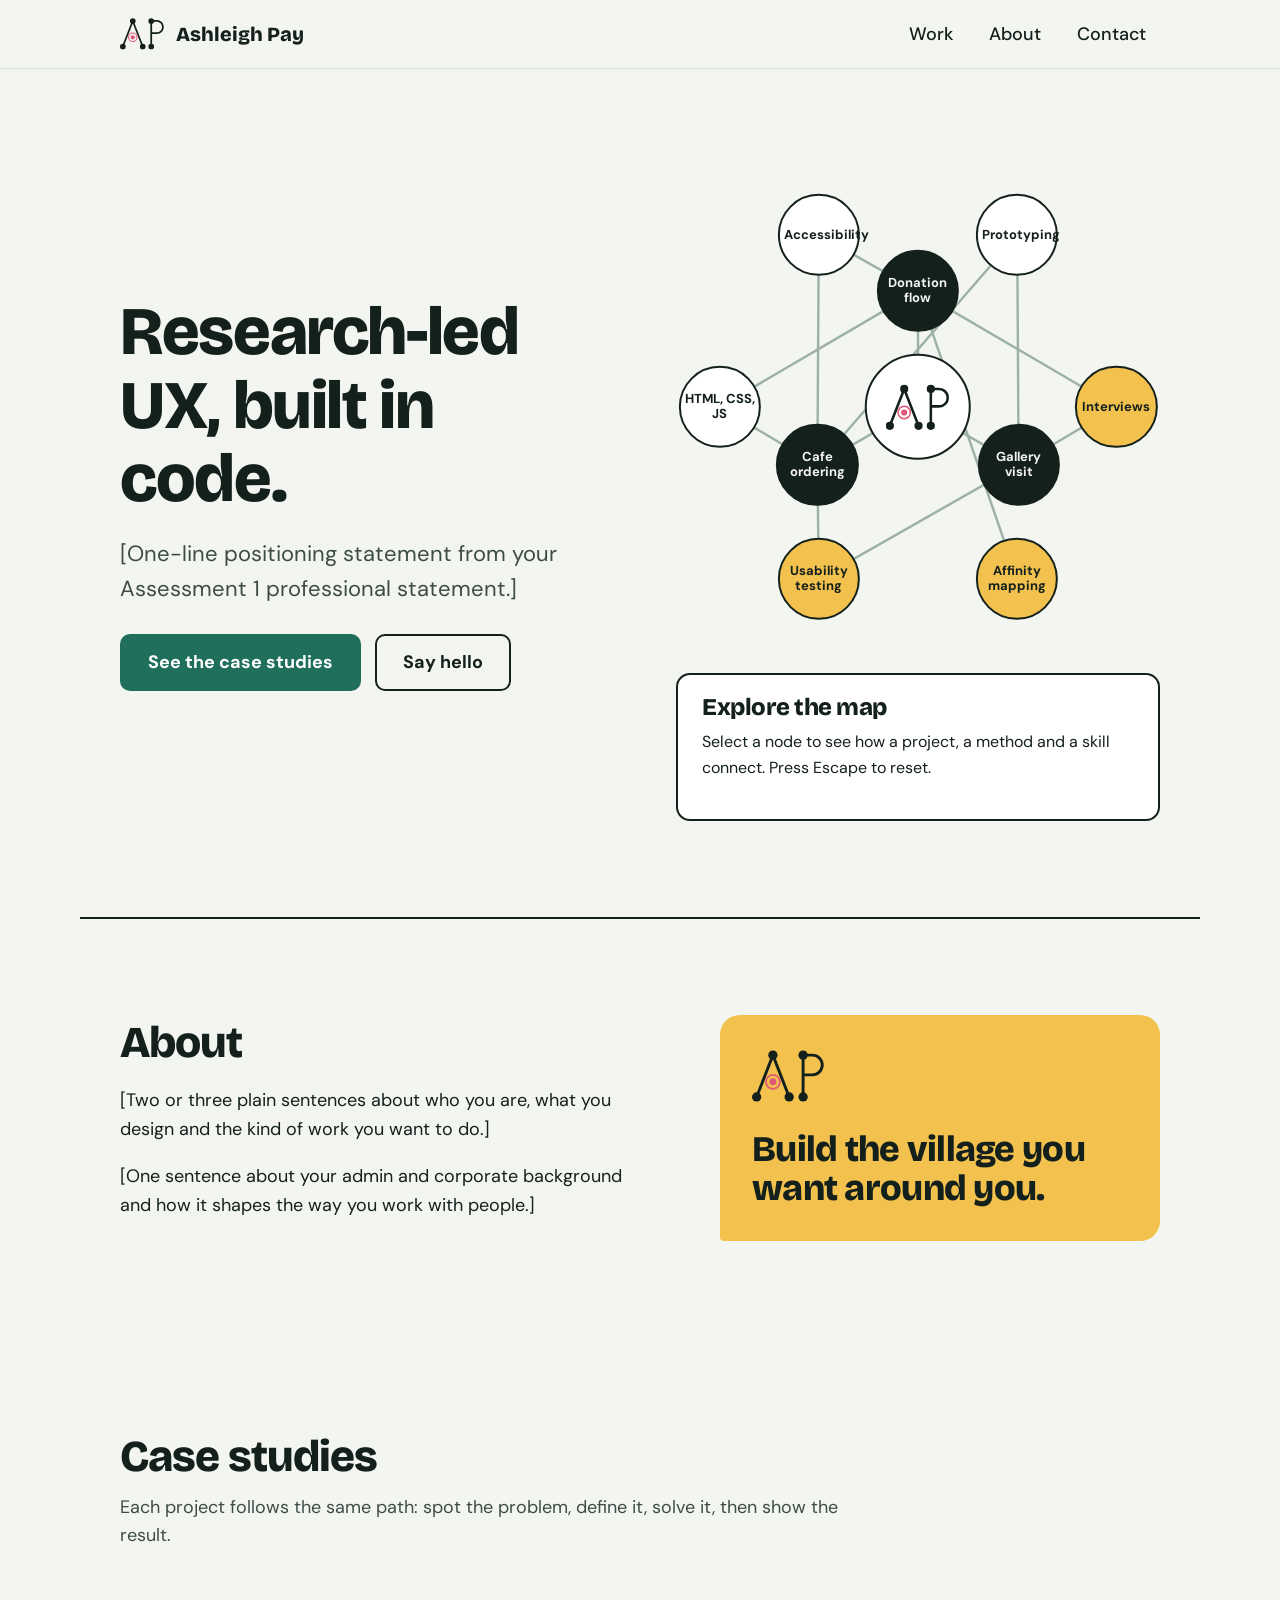
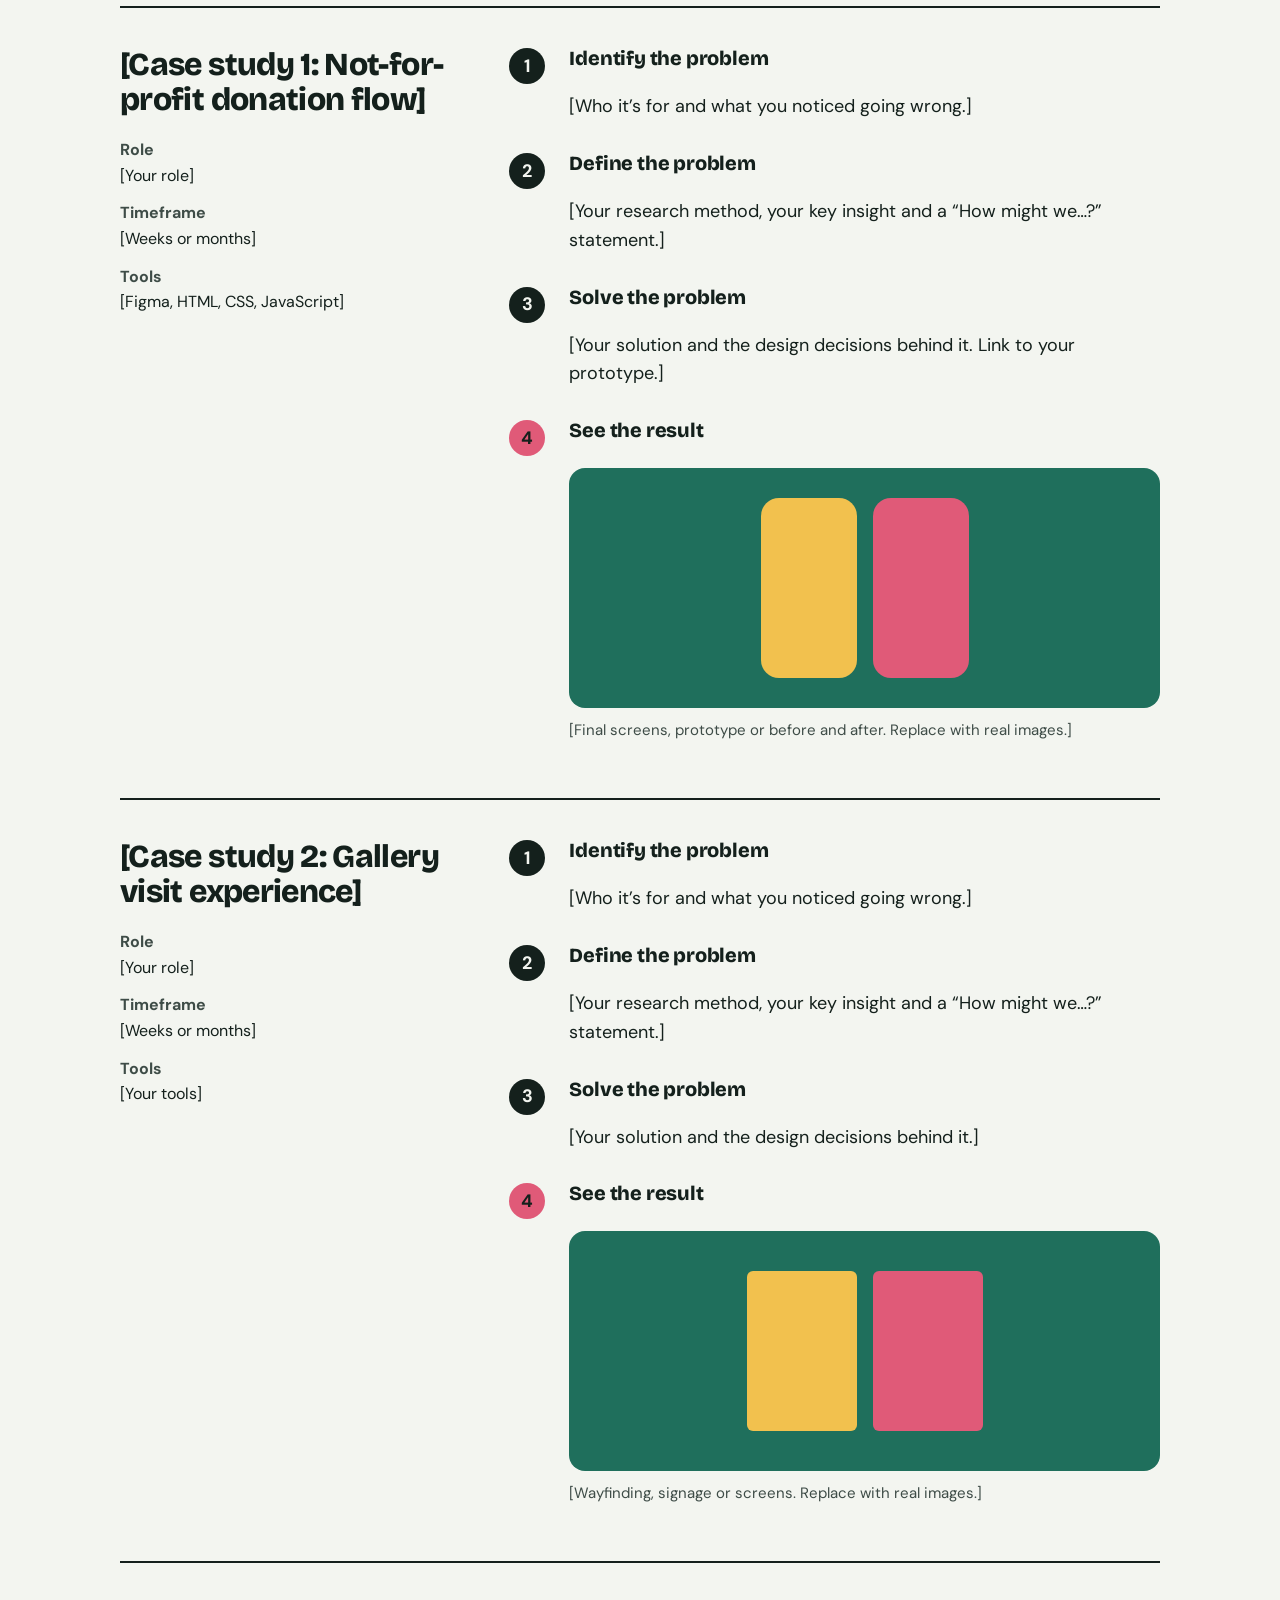
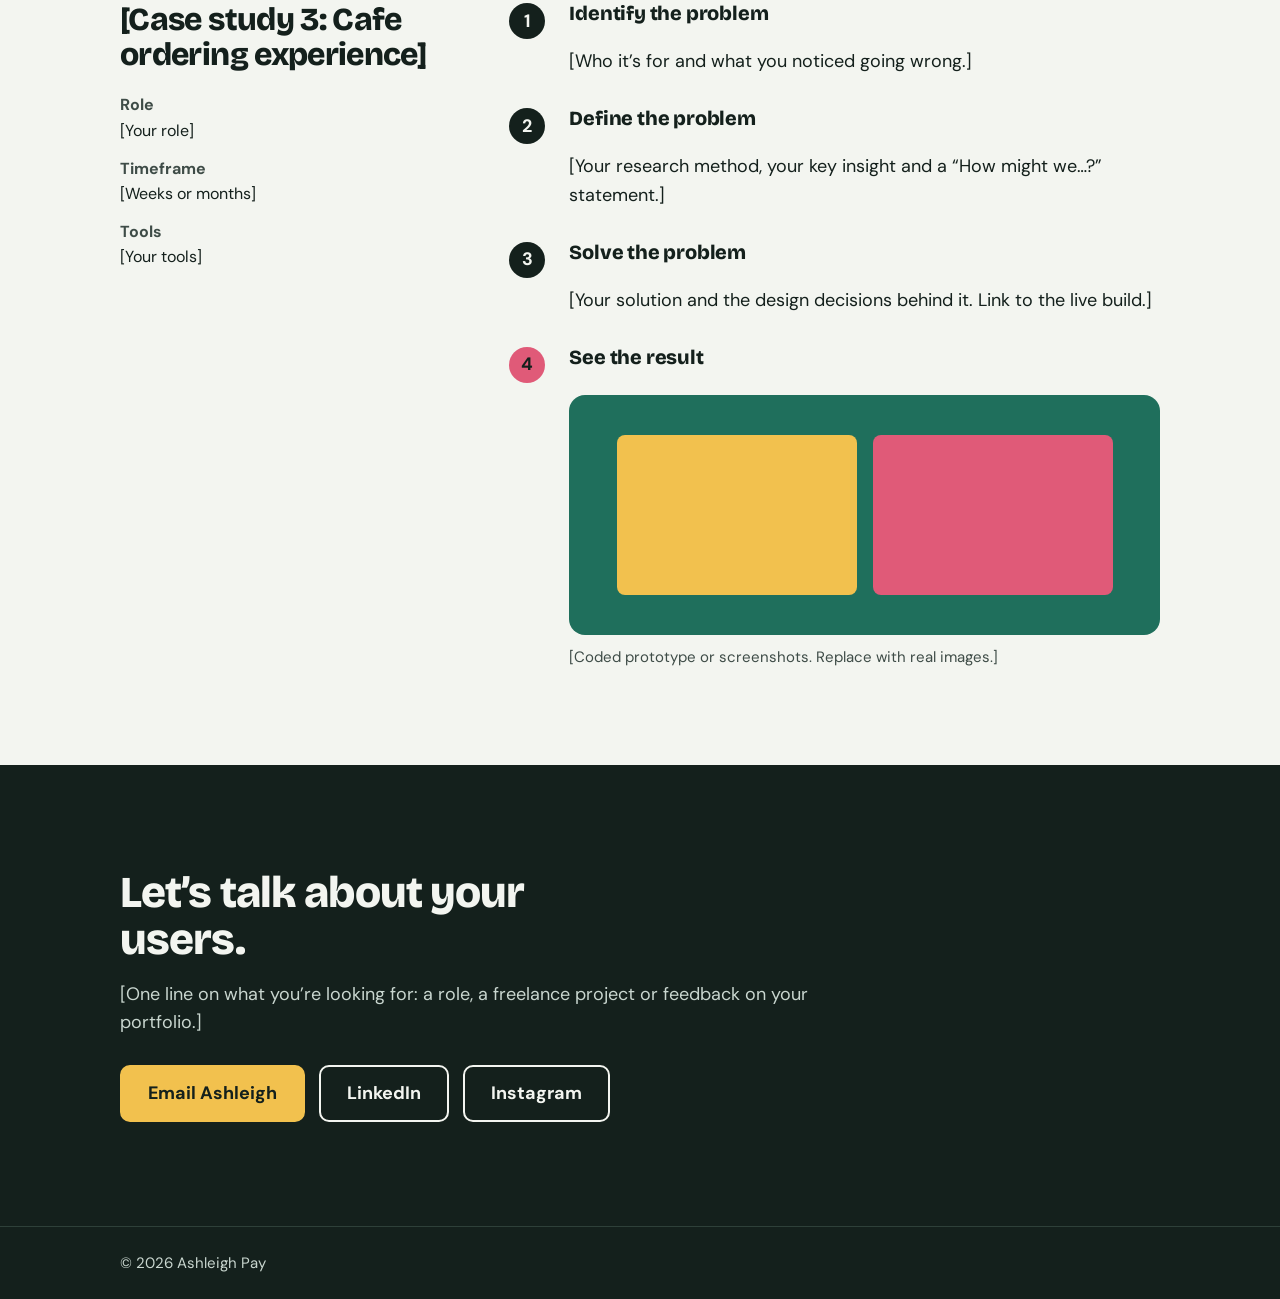
<file: index.html>
<!doctype html>
<html lang="en">
<head>
  <meta charset="utf-8">
  <meta name="viewport" content="width=device-width, initial-scale=1">
  <title>Ashleigh Pay | UX designer</title>
  <meta name="description" content="Ashleigh Pay is a UX designer who researches first, then builds what people need in code.">
  <link rel="preconnect" href="https://fonts.googleapis.com">
  <link rel="preconnect" href="https://fonts.gstatic.com" crossorigin>
  <link href="https://fonts.googleapis.com/css2?family=Bricolage+Grotesque:wght@700;800&family=DM+Sans:wght@400;500;700&display=swap" rel="stylesheet">
  <link rel="stylesheet" href="styles.css">
</head>
<body>
  <a class="skip" href="#main">Skip to content</a>

  <!-- AP brandmark: roof-shaped A with a rose at its centre, and a P beside it -->
  <svg width="0" height="0" style="position:absolute" aria-hidden="true" focusable="false">
    <symbol id="ap-mark" viewBox="0 0 124 100">
      <g fill="none" stroke="currentColor" stroke-width="5" stroke-linecap="round" stroke-linejoin="round">
        <path d="M36 14 L8 86 M36 14 L64 86 M88 14 V86 M88 14 H104 a17 17 0 0 1 0 34 H88"/>
      </g>
      <g fill="currentColor">
        <circle cx="36" cy="14" r="8"/><circle cx="8" cy="86" r="8"/><circle cx="64" cy="86" r="8"/>
        <circle cx="88" cy="14" r="8"/><circle cx="88" cy="86" r="8"/>
      </g>
      <circle cx="36" cy="60" r="6" style="fill:var(--bloom,#E05A78)"/>
      <circle cx="36" cy="60" r="12" fill="none" stroke-width="3" style="stroke:var(--bloom,#E05A78)"/>
    </symbol>
  </svg>

  <header class="site-header">
    <div class="wrap bar">
      <a class="brand" href="#top" aria-label="Ashleigh Pay, home">
        <svg class="mark" viewBox="0 0 124 100" aria-hidden="true"><use href="#ap-mark"/></svg>
        <span>Ashleigh Pay</span>
      </a>
      <nav aria-label="Main">
        <a href="#work">Work</a>
        <a href="#about">About</a>
        <a href="#contact">Contact</a>
      </nav>
    </div>
  </header>

  <main id="main">
    <section class="hero wrap" id="top">
      <div class="hero-copy">
        <h1>Research-led UX, built in code.</h1>
        <p class="lead">[One-line positioning statement from your Assessment 1 professional statement.]</p>
        <div class="actions">
          <a class="btn" href="#work">See the case studies</a>
          <a class="btn btn--ghost" href="#contact">Say hello</a>
        </div>
      </div>

      <div class="map-wrap">
        <div class="map" id="map" role="group" aria-label="Map connecting projects, research methods and skills"></div>
        <div class="node-panel" id="node-panel" aria-live="polite">
          <h2 id="panel-title">Explore the map</h2>
          <p id="panel-text">Select a node to see how a project, a method and a skill connect. Press Escape to reset.</p>
          <p id="panel-links" class="panel-links"></p>
        </div>
      </div>
    </section>
    
    <section class="about wrap" id="about" aria-labelledby="about-title">
      <div>
        <h2 id="about-title">About</h2>
        <p>[Two or three plain sentences about who you are, what you design and the kind of work you want to do.]</p>
        <p>[One sentence about your admin and corporate background and how it shapes the way you work with people.]</p>
      </div>
      <blockquote>
        <svg class="mark mark--lg" viewBox="0 0 124 100" aria-hidden="true"><use href="#ap-mark"/></svg>
        <p>Build the village you want around you.</p>
      </blockquote>
    </section>

    <section class="work wrap" id="work" aria-labelledby="work-title">
      <h2 id="work-title">Case studies</h2>
      <p class="section-intro">Each project follows the same path: spot the problem, define it, solve it, then show the result.</p>

      <!-- Duplicate this article for each new case study. Keep the id in sync with the map in script.js -->
      <article class="case" id="case-donation" aria-labelledby="case-donation-title">
        <header>
          <h3 id="case-donation-title">[Case study 1: Not-for-profit donation flow]</h3>
          <dl class="facts">
            <div><dt>Role</dt><dd>[Your role]</dd></div>
            <div><dt>Timeframe</dt><dd>[Weeks or months]</dd></div>
            <div><dt>Tools</dt><dd>[Figma, HTML, CSS, JavaScript]</dd></div>
          </dl>
        </header>
        <ol class="steps">
          <li><h4>Identify the problem</h4><p>[Who it’s for and what you noticed going wrong.]</p></li>
          <li><h4>Define the problem</h4><p>[Your research method, your key insight and a “How might we…?” statement.]</p></li>
          <li><h4>Solve the problem</h4><p>[Your solution and the design decisions behind it. Link to your prototype.]</p></li>
          <li>
            <h4>See the result</h4>
            <figure>
              <div class="shot shot--phones" aria-hidden="true"><span class="ph"></span><span class="ph"></span></div>
              <figcaption>[Final screens, prototype or before and after. Replace with real images.]</figcaption>
            </figure>
          </li>
        </ol>
      </article>

      <article class="case" id="case-gallery" aria-labelledby="case-gallery-title">
        <header>
          <h3 id="case-gallery-title">[Case study 2: Gallery visit experience]</h3>
          <dl class="facts">
            <div><dt>Role</dt><dd>[Your role]</dd></div>
            <div><dt>Timeframe</dt><dd>[Weeks or months]</dd></div>
            <div><dt>Tools</dt><dd>[Your tools]</dd></div>
          </dl>
        </header>
        <ol class="steps">
          <li><h4>Identify the problem</h4><p>[Who it’s for and what you noticed going wrong.]</p></li>
          <li><h4>Define the problem</h4><p>[Your research method, your key insight and a “How might we…?” statement.]</p></li>
          <li><h4>Solve the problem</h4><p>[Your solution and the design decisions behind it.]</p></li>
          <li>
            <h4>See the result</h4>
            <figure>
              <div class="shot shot--poster" aria-hidden="true"><span class="ph"></span><span class="ph"></span></div>
              <figcaption>[Wayfinding, signage or screens. Replace with real images.]</figcaption>
            </figure>
          </li>
        </ol>
      </article>

      <article class="case" id="case-cafe" aria-labelledby="case-cafe-title">
        <header>
          <h3 id="case-cafe-title">[Case study 3: Cafe ordering experience]</h3>
          <dl class="facts">
            <div><dt>Role</dt><dd>[Your role]</dd></div>
            <div><dt>Timeframe</dt><dd>[Weeks or months]</dd></div>
            <div><dt>Tools</dt><dd>[Your tools]</dd></div>
          </dl>
        </header>
        <ol class="steps">
          <li><h4>Identify the problem</h4><p>[Who it’s for and what you noticed going wrong.]</p></li>
          <li><h4>Define the problem</h4><p>[Your research method, your key insight and a “How might we…?” statement.]</p></li>
          <li><h4>Solve the problem</h4><p>[Your solution and the design decisions behind it. Link to the live build.]</p></li>
          <li>
            <h4>See the result</h4>
            <figure>
              <div class="shot shot--browser" aria-hidden="true"><span class="ph"></span><span class="ph"></span></div>
              <figcaption>[Coded prototype or screenshots. Replace with real images.]</figcaption>
            </figure>
          </li>
        </ol>
      </article>
    </section>

  </main>

  <section class="contact" id="contact" aria-labelledby="contact-title">
    <div class="wrap contact-inner">
      <h2 id="contact-title">Let’s talk about your users.</h2>
      <p>[One line on what you’re looking for: a role, a freelance project or feedback on your portfolio.]</p>
      <div class="actions">
        <a class="btn btn--sun" href="mailto:your@email.com">Email Ashleigh</a>
        <a class="btn btn--outline" href="https://www.linkedin.com/in/your-profile">LinkedIn</a>
        <a class="btn btn--outline" href="https://www.instagram.com/your-handle">Instagram</a>
      </div>
    </div>
  </section>

  <footer class="site-footer">
    <div class="wrap">
      <p>© <span id="year">2026</span> Ashleigh Pay</p>
    </div>
  </footer>

  <script src="script.js"></script>
</body>
</html>
</file>
<file: styles.css>
/* Ashleigh Pay portfolio: brand tokens */
:root {
  --ink: #14201C;
  --moss: #1F6F5C;
  --sun: #F2C14E;
  --rose: #E05A78;
  --mist: #F3F5F0;
  --white: #FFFFFF;
  --line: #9DB0A6;
  --rule: #D5DDD7;
  --muted: #3E4C47;
  --display: 'Bricolage Grotesque', 'DM Sans', system-ui, sans-serif;
  --body: 'DM Sans', system-ui, sans-serif;
  --bloom: var(--rose);
}

*, *::before, *::after { box-sizing: border-box; }
html { scroll-behavior: smooth; scroll-padding-top: 88px; }
body {
  margin: 0;
  background: var(--mist);
  color: var(--ink);
  font-family: var(--body);
  font-size: 18px;
  line-height: 1.6;
}
h1, h2, h3, h4 { font-family: var(--display); font-weight: 800; line-height: 1.08; letter-spacing: -0.02em; margin: 0; }
h1 { font-size: clamp(40px, 6vw, 68px); }
h2 { font-size: clamp(30px, 4vw, 44px); }
h3 { font-size: clamp(24px, 3vw, 32px); }
h4 { font-size: 20px; letter-spacing: -0.01em; }
p { margin: 0 0 1em; max-width: 62ch; }
a { color: var(--moss); }

.wrap { max-width: 1120px; margin-inline: auto; padding-inline: clamp(20px, 4vw, 40px); }
.skip { position: absolute; left: -9999px; top: 8px; background: var(--ink); color: var(--mist); padding: 10px 16px; border-radius: 8px; z-index: 100; }
.skip:focus { left: 8px; }

:focus-visible { outline: 3px solid var(--moss); outline-offset: 3px; }
.contact :focus-visible { outline-color: var(--sun); }

/* Header */
.site-header { position: sticky; top: 0; z-index: 20; background: rgba(243, 245, 240, 0.94); backdrop-filter: blur(8px); border-bottom: 1px solid var(--rule); }
.bar { display: flex; justify-content: space-between; align-items: center; gap: 16px; min-height: 68px; }
.brand { display: flex; align-items: center; gap: 12px; color: var(--ink); text-decoration: none; font-family: var(--display); font-weight: 800; font-size: 20px; }
.mark { width: 44px; height: auto; color: var(--ink); }
.mark--lg { width: 72px; }
.bar nav { display: flex; gap: 8px; }
.bar nav a { color: var(--ink); text-decoration: none; padding: 12px 14px; font-weight: 500; border-radius: 8px; }
.bar nav a:hover { background: var(--rule); }

/* Buttons */
.actions { display: flex; flex-wrap: wrap; gap: 14px; margin-top: 28px; }
.btn { display: inline-block; min-height: 48px; padding: 12px 26px; background: var(--moss); color: var(--white); border: 2px solid var(--moss); border-radius: 10px; font-weight: 700; text-decoration: none; transition: background-color .15s, color .15s; }
.btn:hover { background: var(--ink); border-color: var(--ink); }
.btn--ghost { background: transparent; color: var(--ink); border-color: var(--ink); }
.btn--ghost:hover { background: var(--ink); color: var(--mist); }
.btn--sun { background: var(--sun); border-color: var(--sun); color: var(--ink); }
.btn--sun:hover { background: var(--mist); border-color: var(--mist); }
.btn--outline { background: transparent; border-color: var(--mist); color: var(--mist); }
.btn--outline:hover { background: var(--mist); color: var(--ink); }

/* Hero and map */
.hero { display: grid; grid-template-columns: 1fr 1fr; gap: clamp(32px, 6vw, 72px); align-items: center; padding-block: clamp(48px, 8vw, 96px); }
.lead { font-size: 22px; color: var(--muted); margin-top: 20px; }
.map { position: relative; width: 100%; max-width: 540px; aspect-ratio: 1; margin-inline: auto; }
.map svg.lines { position: absolute; inset: 0; width: 100%; height: 100%; }
.map .link { stroke: var(--line); stroke-width: 0.5; transition: stroke .15s, stroke-width .15s; }
.map .link.is-on { stroke: var(--moss); stroke-width: 1.1; }
.core { position: absolute; left: 50%; top: 50%; width: 22%; aspect-ratio: 1; transform: translate(-50%, -50%); display: grid; place-items: center; background: var(--white); border: 2px solid var(--ink); border-radius: 50%; }
.core .mark { width: 62%; }
.node {
  position: absolute; transform: translate(-50%, -50%);
  width: 17%; aspect-ratio: 1; padding: 4px;
  display: grid; place-items: center; text-align: center;
  border-radius: 50%; border: 2px solid var(--ink);
  font: 700 clamp(10px, 1.6vw, 13px)/1.15 var(--body);
  cursor: pointer; transition: opacity .15s, box-shadow .15s;
}
.node--project { background: var(--ink); color: var(--mist); }
.node--method { background: var(--sun); color: var(--ink); }
.node--skill { background: var(--white); color: var(--ink); }
.map[data-active]:not([data-active=""]) .node:not(.is-on) { opacity: 0.3; }
.node.is-on { box-shadow: 0 0 0 4px var(--rose); }
.node[aria-pressed="true"] { box-shadow: 0 0 0 4px var(--rose), 0 0 0 7px var(--mist); }
.node-panel { margin-top: 24px; padding: 20px 24px; background: var(--white); border: 2px solid var(--ink); border-radius: 14px; min-height: 148px; }
.node-panel h2 { font-size: 24px; }
.node-panel p { margin: 8px 0 0; font-size: 16px; }
.panel-links { color: var(--muted); }

/* Case studies */
.work { padding-block: clamp(48px, 8vw, 96px); }
.section-intro { color: var(--muted); margin-top: 12px; }
.case { display: grid; grid-template-columns: minmax(220px, 1fr) 2fr; gap: clamp(28px, 5vw, 64px); margin-top: 56px; padding-top: 40px; border-top: 2px solid var(--ink); }
.case > header { align-self: start; position: sticky; top: 96px; }
.facts { margin: 20px 0 0; display: grid; gap: 12px; font-size: 16px; }
.facts div { display: grid; }
.facts dt { font-weight: 700; color: var(--muted); }
.facts dd { margin: 0; }
.steps { list-style: none; margin: 0; padding: 0; display: grid; gap: 32px; counter-reset: step; }
.steps > li { counter-increment: step; display: grid; grid-template-columns: 44px 1fr; column-gap: 16px; }
.steps > li::before { content: counter(step); width: 36px; height: 36px; display: grid; place-items: center; border-radius: 50%; background: var(--ink); color: var(--mist); font-weight: 700; }
.steps > li:last-child::before { background: var(--rose); color: var(--ink); }
.steps h4, .steps p, .steps figure { grid-column: 2; }
.steps p { margin: 8px 0 0; }
.steps figure { margin: 12px 0 0; }
figcaption { margin-top: 10px; font-size: 15px; color: var(--muted); }
.shot { display: flex; justify-content: center; align-items: center; gap: 16px; min-height: 240px; padding: 24px; background: var(--moss); border-radius: 16px; }
.ph { display: block; background: var(--sun); border-radius: 12px; }
.ph:nth-child(2) { background: var(--rose); }
.shot--phones .ph { width: 96px; height: 180px; border-radius: 18px; }
.shot--poster .ph { width: 110px; height: 160px; border-radius: 6px; }
.shot--browser .ph { width: min(46%, 240px); height: 160px; border-radius: 8px; }

/* About */
.about { display: grid; grid-template-columns: 1.2fr 1fr; gap: clamp(32px, 6vw, 72px); align-items: center; padding-block: clamp(48px, 8vw, 96px); border-top: 2px solid var(--ink); }
.about h2 { margin-bottom: 20px; }
blockquote { margin: 0; padding: 32px; background: var(--sun); border-radius: 20px 20px 20px 4px; }
blockquote p { margin: 16px 0 0; font-family: var(--display); font-weight: 800; font-size: clamp(26px, 3.4vw, 36px); line-height: 1.1; letter-spacing: -0.02em; }

/* Contact and footer */
.contact { background: var(--ink); color: var(--mist); }
.contact-inner { padding-block: clamp(56px, 9vw, 104px); }
.contact h2 { max-width: 16ch; }
.contact p { margin-top: 16px; color: #C9D6CF; }
.site-footer { background: var(--ink); color: #C9D6CF; border-top: 1px solid #2E4039; }
.site-footer .wrap { padding-block: 24px; }
.site-footer p { margin: 0; font-size: 15px; }

/* Responsive */
@media (max-width: 860px) {
  .hero, .about, .case { grid-template-columns: 1fr; }
  .case > header { position: static; }
  .lead { font-size: 20px; }
}
@media (max-width: 520px) {
  body { font-size: 17px; }
  .bar nav a { padding: 12px 10px; }
  .brand span { display: none; }
}
@media (prefers-reduced-motion: reduce) {
  html { scroll-behavior: auto; }
  * { transition: none !important; }
}
</file>
